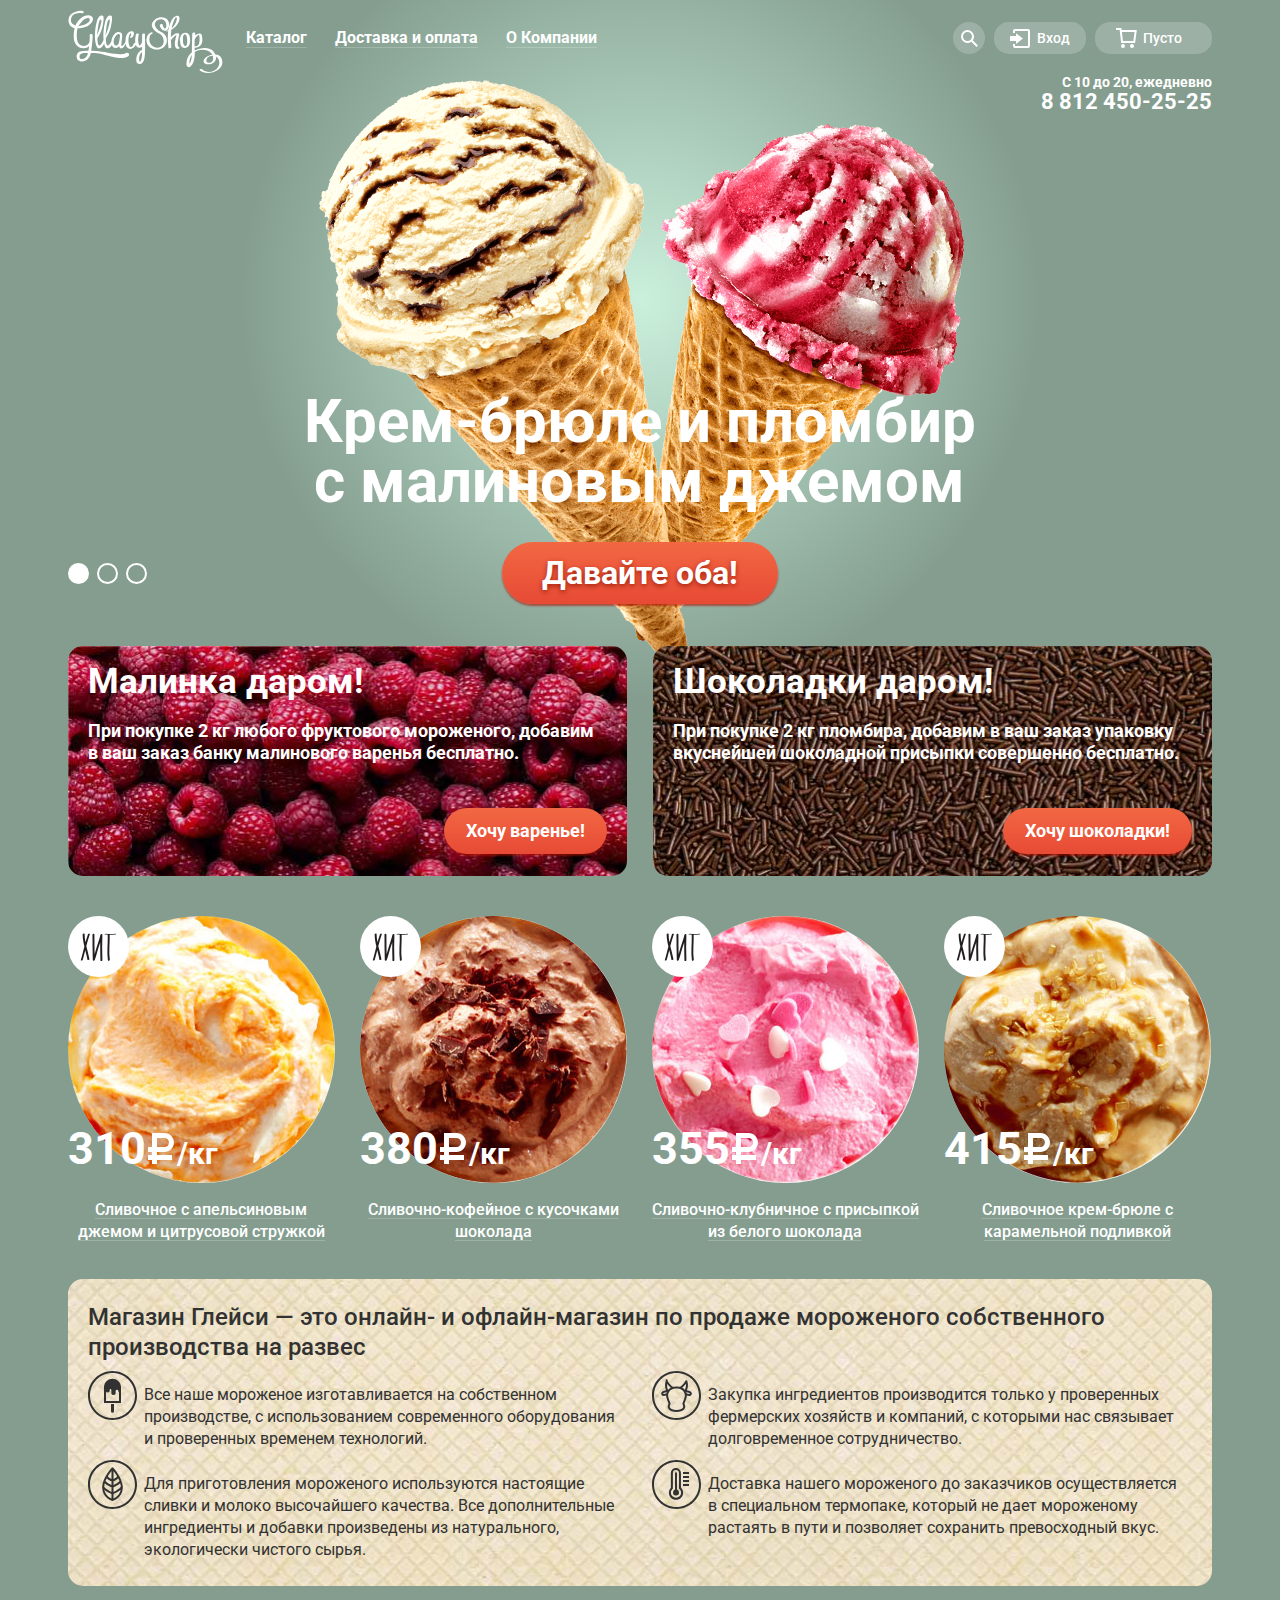
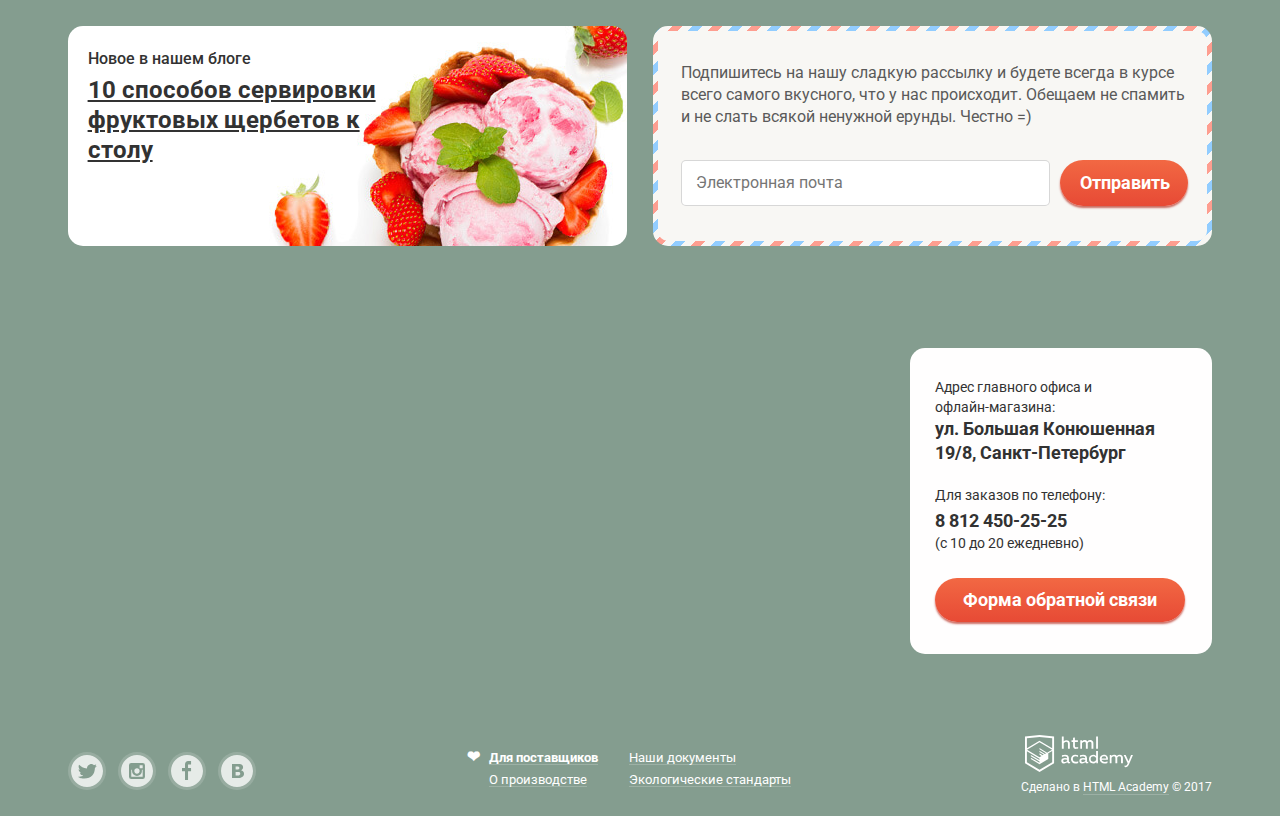
<file: index.html>
<!DOCTYPE html>
<html lang="ru">
  <head>
    <link href="https://fonts.googleapis.com/css?family=Roboto:400,500,700&amp;subset=cyrillic" rel="stylesheet">
    <link rel="stylesheet" type="text/css" href="css/normalize-min.css">
    <link rel="stylesheet" type="text/css" href="css/style-min.css">
    <meta charset="utf-8">
    <title>Магазин мороженого Gllacy</title>
  </head>
  <body>
    <div class="page-wrapper background1">
      <div class="wrapper">
        <header class="main-header">
          <nav class="main-nav">
            <img class="main-logo" src="img/logo.svg" width="155" height="64" alt="Gllacy">
            <ul class="site-nav">
              <li class="site-nav-item">
                <a class="site-nav-link" href="catalog.html">Каталог</a>
                <ul class="site-nav-sub">
                    <li class="site-nav-sub-item"><a class="sub-first" href="#">Новинки</a></li>
                    <li class="site-nav-sub-item"><a href="catalog.html">Сливочное</a></li>
                    <li class="site-nav-sub-item"><a href="#">Щербеты</a></li>
                    <li class="site-nav-sub-item"><a href="#">Фруктовый лед</a></li>
                    <li class="site-nav-sub-item"><a href="#">Мелорин</a></li>
                  </ul>
              </li>
              <li class="site-nav-item"><a class="site-nav-link" href="#">Доставка и оплата</a></li>
              <li class="site-nav-item"><a class="site-nav-link" href="#">О Компании</a></li>
            </ul>
            <ul class="user-nav">
                <li class="search">
                  <a class="user-nav-link search-btn " href="#"><svg xmlns="http://www.w3.org/2000/svg" xmlns:xlink="http://www.w3.org/1999/xlink" width="17" height="17" viewBox="0 0 17 17"><g fill="#fff"><path class="loupe" d="M16.958 15.527L11.75 10.32A6.455 6.455 0 0 0 13 6.5 6.5 6.5 0 1 0 6.5 13a6.465 6.465 0 0 0 3.839-1.263l5.205 5.204 1.414-1.414zM6.5 11C4.019 11 2 8.981 2 6.5S4.019 2 6.5 2 11 4.019 11 6.5 8.981 11 6.5 11z"/></g></svg>
                  </a>
                  <form class="search-form" action="https://echo.htmlacademy.ru" method="post">
                    <label class="visually-hidden" for="search">Что ищем?</label>
                    <input class="search-input" type="search" name="search"  id="search" placeholder="Что ищем?">
                  </form>
                </li>
                <li class="login">
                  <a class="user-nav-link login-btn" href="#"><svg xmlns="http://www.w3.org/2000/svg" xmlns:xlink="http://www.w3.org/1999/xlink" width="21" height="19" viewBox="0 0 21 19"><g fill="#fff"><path d="M6 14.875L12.917 9.5 6 4.125v2.917H-.042v4.917H6z"/><path d="M18 0H5C3.9 0 3 .9 3 2v2h2V2h13v15H5v-2H3v2c0 1.1.9 2 2 2h13c1.1 0 2-.9 2-2V2c0-1.1-.9-2-2-2z"/></g></svg>
                    Вход</a>
                  <form class="login-form" action="https://echo.htmlacademy.ru" method="post">
                    <label class="visually-hidden" for="email">Электронная почта</label>
                    <input class="login-email email" type="email" name="email" id="email" placeholder="Электронная почта">
                    <label class="visually-hidden" for="password">Пароль</label>
                    <input class="login-password" type="password" name="password" id="password" placeholder="Пароль">
                    <div class="login-btn-wrapper">
                    <button class="btn login-form-btn" type="submit">Войти</button>
                    <p class="login-links">
                      <a class="login-link" href="#">Забыли пароль?</a>
                      <a class="login-link" href="#">Новая регистрация</a>
                    </p>
                  </div>
                  </form>
                </li>
                <li class="basket">
                  <a class="user-nav-link basket-btn" href="#"><svg xmlns="http://www.w3.org/2000/svg" width="21" height="20" viewBox="0 0 21 20"><g fill="#FFF"><path d="M5.657 2.031L5.422 0H0v2h3.64l1.5 13h13.988l1.699-12.969H5.657zM17.372 13H6.922L5.888 4.031h12.66L17.372 13z"/><circle cx="6.984" cy="18" r="2"/><circle cx="15.984" cy="18" r="2"/></g></svg>Пусто</a>
                </li>
              </ul>
          </nav>
          <p class="header-time">С 10 до 20, ежедневно<br>
            <span class="header-phone">8 812 450-25-25</span>
          </p>
        </header>
        <main>
          <h1 class="visually-hidden">Магазин мороженого Gllacy</h1>
          <section class="slider">
            <ul class="slider-list">
              <li class="slider-item slide showing" id="slide1">
                <img src="img/slide-krem-brule-malina.png" width="647" height="584" alt="Крем-брюле и пломбир с малиновым джемом">
                <h2 class="slider-title">Крем-брюле и пломбир с малиновым джемом</h2>
                <a class="btn slide-btn" href="#">Давайте оба!</a>
              </li>
              <li class="slider-item slide" id="slide2">
                <img src="img/slide-shokolad-limon.png" width="644" height="582" alt="Шоколадный пломбир и лимонный сорбет">
                <h2 class="slider-title">Шоколадный пломбир и лимонный сорбет</h2>
                <a class="btn slide-btn" href="#">Давайте оба!</a>
              </li>
              <li class="slider-item slide" id="slide3">
                <img src="img/slide-pomadka-klubnika.png" width="638" height="582" alt="Пломбир с помадкой и клубничный щербет">
                <h2 class="slider-title">Пломбир с помадкой и клубничный щербет</h2>
                <a class="btn slide-btn" href="#">Давайте оба!</a>
              </li>
            </ul>
            <div class="slider-control">
              <label tabindex="0" class="btn-slide1 control-active">1</label>
              <label tabindex="0" class="btn-slide2">2</label>
              <label tabindex="0" class="btn-slide3">3</label>
            </div>
          </section>
          <h2 class="visually-hidden">Наши акции</h2>
          <div class="promo">
            <article class="raspberries">
              <h2>Малинка даром!</h2>
              <p>При покупке 2 кг любого фруктового мороженого, добавим в ваш заказ банку малинового варенья бесплатно.</p>
              <a class="btn promo-btn" href="#">Хочу варенье!</a>
            </article>
            <article class="chocolates">
              <h2>Шоколадки даром!</h2>
              <p>При покупке 2 кг пломбира, добавим в ваш заказ упаковку вкуснейшей шоколадной присыпки совершенно бесплатно.</p>
              <a class="btn promo-btn" href="#">Хочу шоколадки!</a>
            </article>
          </div>
          <section class="products">
            <h2 class="visually-hidden">Наша продукция</h2>
            <ul class="product">
              <li class="ice hit">
                <div class="ice-wrapper">
                  <a class="ice-link" href="#">
                    <img src="img/slivochnoe-apelsin.jpg" width="267" height="267" alt="Сливочное с апельсиновым джемом и цитрусовой стружкой">
                    <p class="ice-price">310<span class="ice-weight">/кг </span></p>
                    <p class="ice-name">Сливочное с апельсиновым джемом и цитрусовой стружкой</p>
                    <span class="btn preview-btn">Быстрый просмотр</span></a>
                </div>
              </li>
              <li class="ice hit">
                <div class="ice-wrapper">
                  <a class="ice-link" href="#">
                    <img src="img/slivochnoe-kofe.jpg" width="267" height="267" alt="Сливочно-кофейное с кусочками шоколада">
                    <p class="ice-price">380<span class="ice-weight">/кг </span></p>
                    <p class="ice-name">Сливочно-кофейное с кусочками шоколада</p>
                    <span class="btn preview-btn">Быстрый просмотр</span></a>
                </div>
              </li>
              <li class="ice hit">
                <div class="ice-wrapper">
                  <a class="ice-link" href="#">
                    <img src="img/slivochnoe-klubnika.jpg" width="267" height="267" alt="Сливочно-клубничное с присыпкой из белого шоколада">
                    <p class="ice-price">355<span class="ice-weight">/кг </span></p>
                    <p class="ice-name">Сливочно-клубничное с присыпкой из белого шоколада</p>
                    <span class="btn preview-btn">Быстрый просмотр</span></a>
                </div>
              </li>
              <li class="ice hit">
                <div class="ice-wrapper">
                  <a class="ice-link" href="#">
                    <img src="img/slivochnoe-krembrul.jpg" width="267" height="267" alt="Сливочное крем-брюле с карамельной подливкой">
                    <p class="ice-price">415<span class="ice-weight">/кг </span></p>
                    <p class="ice-name">Сливочное крем-брюле с карамельной подливкой</p>
                    <span class="btn preview-btn">Быстрый просмотр</span></a>
                </div>
              </li>
            </ul>
          </section>
          <section class="about-us">
            <h2>Магазин Глейси — это онлайн- и офлайн-магазин по продаже мороженого собственного производства на развес</h2>
            <ul class="about">
              <li class="about-text">Все наше мороженое изготавливается на собственном производстве, с использованием современного оборудования и проверенных временем технологий.</li>
              <li class="about-text">Закупка ингредиентов производится только у проверенных фермерских хозяйств и компаний, с которыми нас связывает долговременное сотрудничество.</li>
              <li class="about-text">Для приготовления мороженого используются настоящие сливки и молоко высочайшего качества. Все дополнительные ингредиенты и добавки произведены из натурального, экологически чистого сырья.</li>
              <li class="about-text">Доставка нашего мороженого до заказчиков осуществляется в специальном термопаке, который не дает мороженому растаять в пути и позволяет сохранить превосходный вкус.</li>
            </ul>
          </section>
          <div class="news">
            <article class="blog">
              <h2>Новое в нашем блоге</h2>
              <a class="blog-link" href="#">10 способов сервировки<br> фруктовых щербетов к <br> столу</a>
            </article>
            <div class="subscribe-wrapper">
              <section class="subscribe">
                <h2 class="visually-hidden">Подписка на рассылку</h2>
                <p>Подпишитесь на нашу сладкую рассылку и будете всегда в курсе всего самого вкусного, что у нас происходит. Обещаем не
                  спамить и не слать всякой ненужной ерунды. Честно =)</p>
                <form class="subscribe-form" action="https://echo.htmlacademy.ru" method="post">
                  <input class="subscribe-email email" type="email" placeholder="Электронная почта">
                  <button class="btn subscribe-btn" type="submit">Отправить</button>
                </form>
              </section>
            </div>
          </div>
        </main>
      </div>
      <section class="map">  
        <div class="wrapper">
          <div class="map-contacts">
            <!-- <img src="img/map.jpg" alt="Как к нам проехать. ул. Большая Конюшенная 19/8"> -->
            <h2 class="visually-hidden">Карта проезда</h2>
            <div class="contacts" >
              <h2 class="visually-hidden">Наши контакты</h2>
              <p class="contacts-content">Адрес главного офиса и<br>офлайн-магазина:
                <br>
                <span class="contacts-adress">ул. Большая Конюшенная 19/8, Санкт-Петербург</span>
                <br><br> Для заказов по телефону:
                <br>
                <span class="contacts-phone">8 812 450-25-25</span><br>
                <span class="contacts-time">(с 10 до 20 ежедневно)</span>
              </p>
              <a class="btn feedback-btn" href="writeus.html">Форма обратной связи</a>
            </div>
          </div>
        </div>
        <iframe src="https://yandex.ru/map-widget/v1/-/CBexmCF7tC"></iframe>
      </section>
      <div class="wrapper">
        <footer class="main-footer">
          <div class="footer-socials">
            <a class="social tw" href="#"><span class="visually-hidden">Твиттер</span></a>
            <a class="social inst" href="#"><span class="visually-hidden">Инстаграмм</span></a>
            <a class="social fb" href="#"><span class="visually-hidden">Фэйсбук</span></a>
            <a class="social vk" href="#"><span class="visually-hidden">Вконтакте</span></a>
          </div>
          <div class="footer-inf-wrapper">
            <ul class="footer-inf">
              <li class="footer-inf-item"><a class="footer-inf-link heart" href="#">Для поставщиков</a></li>
              <li class="footer-inf-item"><a class="footer-inf-link" href="#">Наши документы</a></li>
              <li class="footer-inf-item"><a class="footer-inf-link" href="#">О производстве</a></li>
              <li class="footer-inf-item"><a class="footer-inf-link" href="#">Экологические стандарты</a></li>
            </ul>
          </div>
          <a class="copyright" href="https://htmlacademy.ru/intensive/htmlcss">
            <img class="copyright-logo" src="img/logo-htmlacademy.svg" width="108" height="39" alt="html Academy">
            Cделано в <span class="copyright-text">HTML Academy</span> © 2017
          </a>
        </footer>
      </div>
    </div>
    <div class="feedback-popup">
      <button class="feedback-popup-close" type="button" title="Закрыть"></button>
      <form class="feedback" action="https://echo.htmlacademy.ru" method="post">
        <fieldset class="feedback-form">
          <p class="feedback-title">Мы обязательно вам ответим!</p>
          <label class="visually-hidden" for="feedback-name">Как вас зовут?</label>
          <input class="feedback-name" type="text" name="feedback-name" id="feedback-name" placeholder="Как вас зовут?">
          <label class="visually-hidden" for="feedback-email">Ваша пота для ответа?</label>
          <input class="feedback-email email" type="email" name="feedback-email" id="feedback-email" placeholder="Ваша почта для ответа?">
          <textarea class="feedback-text" name="feedback-text" placeholder="Напишите что-нибудь..."></textarea>
          <button class="btn feedback-form-btn" type="submit">Отправить</button>
        </fieldset>
      </form>
    </div>
    <div class="modal-overlay"></div>
    <script src="js/script-min.js"></script>
  </body>
</html>
</file>
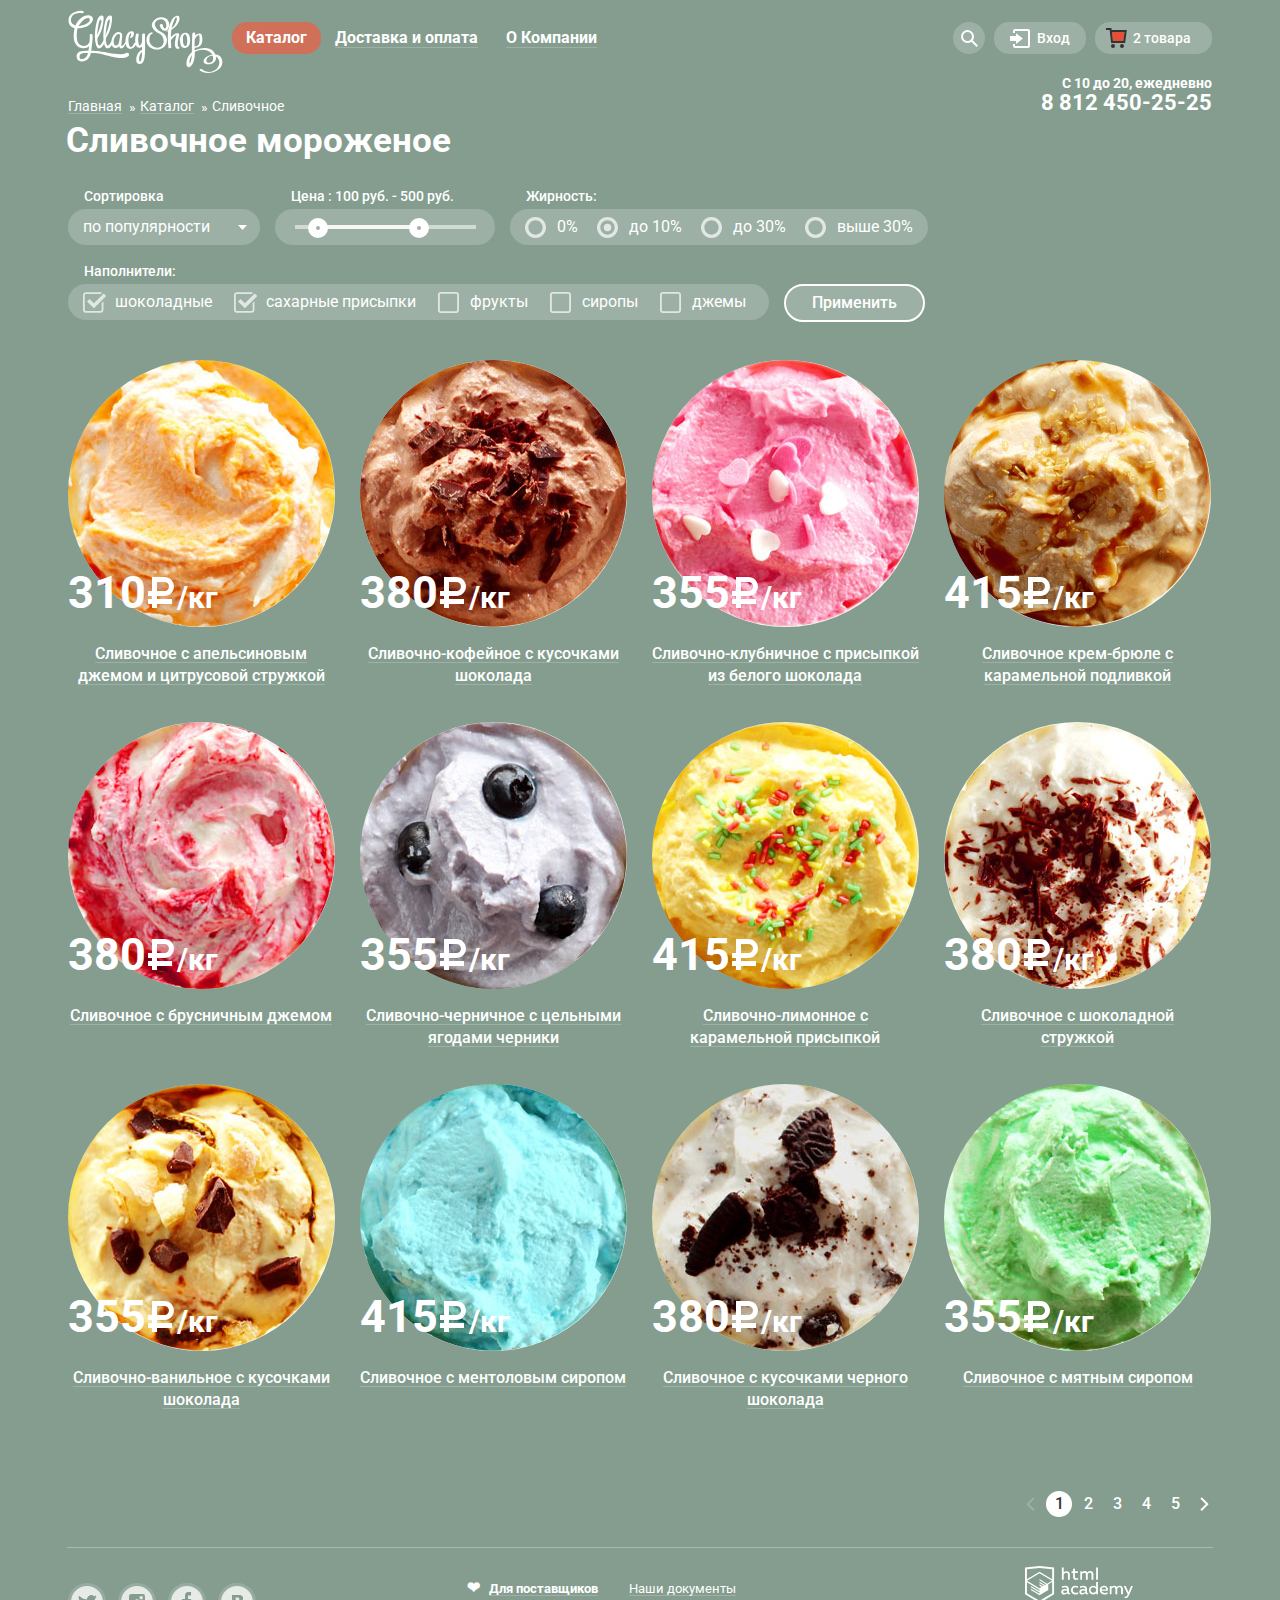
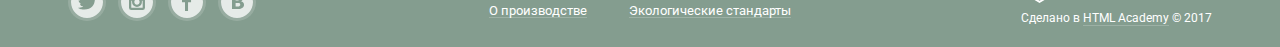
<file: catalog.html>
<!DOCTYPE html>
<html lang="ru">
  <head>
    <link href="https://fonts.googleapis.com/css?family=Roboto:400,500,700&amp;subset=cyrillic" rel="stylesheet">
    <link rel="stylesheet" type="text/css" href="css/normalize-min.css">
    <link rel="stylesheet" type="text/css" href="css/style-min.css">
    <meta charset="utf-8">
    <title>Каталог - Магазин мороженого Gllacy</title>
  </head>
  <body>
    <div class="page-wrapper">
      <div class="wrapper">
        <header class="main-header">
          <nav class="main-nav">
            <a href="index.html"><img class="main-logo" src="img/logo.svg" width="155" height="64" alt="Gllacy"></a>
            <ul class="site-nav">
              <li class="site-nav-item">
                <a class="site-nav-link--active">Каталог</a>
                <ul class="site-nav-sub">
                  <li class="site-nav-sub-item"><a class="sub-first" href="#">Новинки</a></li>
                  <li class="site-nav-sub-item"><a class="sub-active">Сливочное</a></li>
                  <li class="site-nav-sub-item"><a href="#">Щербеты</a></li>
                  <li class="site-nav-sub-item"><a href="#">Фруктовый лед</a></li>
                  <li class="site-nav-sub-item"><a href="#">Мелорин</a></li>
                </ul>
              </li>
              <li class="site-nav-item"><a class="site-nav-link" href="#">Доставка и оплата</a></li>
              <li class="site-nav-item"><a class="site-nav-link" href="#">О Компании</a></li>
            </ul>
            <ul class="user-nav">
              <li class="search">
                <a class="user-nav-link search-btn" href="#"><svg xmlns="http://www.w3.org/2000/svg" xmlns:xlink="http://www.w3.org/1999/xlink" width="17" height="17" viewBox="0 0 17 17"><g fill="#fff"><path class="loupe" d="M16.958 15.527L11.75 10.32A6.455 6.455 0 0 0 13 6.5 6.5 6.5 0 1 0 6.5 13a6.465 6.465 0 0 0 3.839-1.263l5.205 5.204 1.414-1.414zM6.5 11C4.019 11 2 8.981 2 6.5S4.019 2 6.5 2 11 4.019 11 6.5 8.981 11 6.5 11z"/></g></svg>
                </a>
                <form class="search-form" action="https://echo.htmlacademy.ru" method="post">
                    <label class="visually-hidden" for="search">Что ищем?</label>
                    <input class="search-input" type="search" name="search"  id="search" placeholder="Что ищем?">
                </form>
              </li>
              <li class="login">
                <a class="user-nav-link login-btn" href="#"><svg xmlns="http://www.w3.org/2000/svg" xmlns:xlink="http://www.w3.org/1999/xlink" width="21" height="19" viewBox="0 0 21 19"><g fill="#fff"><path d="M6 14.875L12.917 9.5 6 4.125v2.917H-.042v4.917H6z"/><path d="M18 0H5C3.9 0 3 .9 3 2v2h2V2h13v15H5v-2H3v2c0 1.1.9 2 2 2h13c1.1 0 2-.9 2-2V2c0-1.1-.9-2-2-2z"/></g></svg>
                  Вход</a>
                <form class="login-form" action="https://echo.htmlacademy.ru" method="post">  
                  <label class="visually-hidden" for="email">Электронная почта</label>                      
                  <input class="login-email email" type="email" name="email" id="email" placeholder="Электронная почта">
                  <label class="visually-hidden" for="password">Пароль</label>
                  <input class="login-password" type="password" name="password" id="password" placeholder="Пароль">
                  <div class="login-btn-wrapper">
                    <button class="btn login-form-btn" type="submit">Войти</button>
                    <p class="login-links">
                      <a class="login-link" href="#">Забыли пароль?</a>
                      <a class="login-link" href="#">Новая регистрация</a>
                    </p>
                  </div>
                </form>
              </li>
              <li class="basket">
                <a class="user-nav-link basket-btn basket-btn--active " href="#"><svg xmlns="http://www.w3.org/2000/svg" width="21" height="20" viewBox="0 0 21 20"><path fill="#E84D37" d="M5.888 4.031L6.922 13h10.45l1.176-8.969z"/><circle fill="#343434" cx="6.984" cy="18" r="2"/><circle fill="#343434" cx="15.984" cy="18" r="2"/><path fill="#343434" d="M5.657 2.031L5.422 0H0v2h3.64l1.5 13h13.988l1.699-12.969H5.657zM17.372 13H6.922L5.888 4.031h12.66L17.372 13z"/></svg>
                2 товара</a>
                <div class="basket-form">
                  <table class="order-table">
                    <tr class="order-row">  
                      <td><button class="order-del" type="button">удалить</button></td>
                      <td><img src="img/slivochnoe-apelsin-small.jpg" width="33" height="33" alt="Сливочное с апельсиновым джемом и цитрусовой стружкой"></td>
                      <td><a href="#">Пломбир с апельсиновым джемом</a></td>
                      <td>1,5 кг х <span class="weight-grey">200 руб.</span></td>
                      <td>300 руб.</td>
                    </tr>
                    <tr class="order-row">
                      <td><button class="order-del" type="button">удалить</button></td>
                      <td><img src="img/slivochnoe-klubnika-small.jpg" width="33" height="33" alt="Сливочно-клубничное с присыпкой из белого шоколада"></td>
                      <td><a href="#">Клубничный пломбир с присыпкой  из белого шоколада</a></td>
                      <td>1,5 кг х <span class="weight-grey">300 руб.</span></td>
                      <td>450 руб.</td>
                    </tr>
                    <tfoot>
                      <tr>
                        <td colspan="5"><span class="order-price">Итого: 750 руб.</span></td>
                      </tr>
                    </tfoot>
                  </table>
                  <button class="btn order-btn" type="button" name="order">Оформить заказ</button>
                </div>
              </li>
            </ul>
          </nav>
          <div class="header-bottom">
            <ul class="breadcrumbs">
              <li><a class="breadcrumb-link" href="index.html">Главная</a></li>
              <li><a class="breadcrumb-link" href="#">Каталог</a></li>
              <li><a class="breadcrumb-link--active">Сливочное</a></li>
            </ul>
            <p class="header-time">С 10 до 20, ежедневно<br>
              <span class="header-phone">8 812 450-25-25</span>
            </p>
          </div>
        </header>
        <main>
          <h1 class="page-title">Сливочное мороженое</h1>
          <section class="filter-form">
            <h2 class="visually-hidden">Форма поиска:</h2>
            <form class="filters" action="https://echo.htmlacademy.ru" method="post">
              <fieldset class="filter filter-sort">
                <legend>Сортировка</legend>
                  <select name="sort" id="sort">
                    <option value="popular">по популярности</option>
                    <option value="price-min">сначала недорогие</option>
                    <option value="price-max">сначала дорогие</option>
                    <option value="fat">по жирности</option>
                  </select>
                </fieldset>
              <fieldset class="filter filter-price">
                <legend>Цена : 100 руб. - 500 руб.</legend>
                <div class="filter-wrapper">
                  <div class="range-filter">
                    <div class="range-controls">
                      <div class="scale">
                        <div class="bar"></div>
                      </div>
                      <div class="toggle toggle-min" tabindex="0"></div>
                      <div class="toggle toggle-max" tabindex="0"></div>
                    </div>
                    <div class="visually-hidden price-controls">
                      <label class="min-price">от <input name="min-price" type="text" value="0" tabindex="-1"></label>
                      <label class="max-price">до <input name="max-price" type="text" value="15000" tabindex="-1"></label>
                    </div>
                  </div>
                </div>
              </fieldset>
              <fieldset class="filter filter-fat"> 
                <legend>Жирность:</legend>
                <div class="filter-wrapper">
                  <input class="visually-hidden" type="radio" name="fat" id="0" value="0"><label for="0">0%</label>
                  <input class="visually-hidden" type="radio" name="fat" id="10" value="<10" checked><label for="10">до 10%</label>
                  <input class="visually-hidden" type="radio" name="fat" id="30" value="<30"><label for="30">до 30%</label>
                  <input class="visually-hidden" type="radio" name="fat" id="more" value=">30"><label for="more">выше 30%</label>
                </div>
              </fieldset>
              <fieldset class="filter filter-fillers">
                <legend>Наполнители:</legend>
                <div class="filter-wrapper">
                  <input class="visually-hidden" type="checkbox" name="filler" id="choc" value="choc" checked><label for="choc">шоколадные</label>
                  <input class="visually-hidden" type="checkbox" name="filler" id="shugar" value="shugar" checked><label for="shugar">сахарные присыпки</label>
                  <input class="visually-hidden" type="checkbox" name="filler" id="fruits" value="fruits"><label for="fruits">фрукты</label>
                  <input class="visually-hidden" type="checkbox" name="filler" id="syrup" value="syrup"><label for="syrup">сиропы</label>
                  <input class="visually-hidden" type="checkbox" name="filler" id="jam" value="jam"><label for="jam">джемы</label>
                </div>
              </fieldset>
              <button type="submit" class="filter-btn">Применить</button>
            </form>
          </section>
          <section class="products">
            <h2 class="visually-hidden">Результаты поиска:</h2>
            <ul class="product">
              <li class="ice">
                <div class="ice-wrapper">
                  <a class="ice-link" href="#">
                    <img src="img/slivochnoe-apelsin.jpg" width="267" height="267" alt="Сливочное с апельсиновым джемом и цитрусовой стружкой">
                    <p class="ice-price">310<span class="ice-weight">/кг </span></p>
                    <p class="ice-name">Сливочное с апельсиновым джемом и цитрусовой стружкой</p>
                    <span class="btn preview-btn">Быстрый просмотр</span>
                  </a>
                </div>
              </li>
              <li class="ice">
                <div class="ice-wrapper">
                  <a class="ice-link" href="#">
                    <img src="img/slivochnoe-kofe.jpg" width="267" height="267" alt="Сливочно-кофейное с кусочками шоколада">
                    <p class="ice-price">380<span class="ice-weight">/кг </span></p>
                    <p class="ice-name">Сливочно-кофейное с кусочками шоколада</p>
                    <span class="btn preview-btn">Быстрый просмотр</span>
                  </a>
                </div>
              </li>
              <li class="ice">
                <div class="ice-wrapper">
                  <a class="ice-link" href="#">
                    <img src="img/slivochnoe-klubnika.jpg" width="267" height="267" alt="Сливочно-клубничное с присыпкой из белого шоколада">
                    <p class="ice-price">355<span class="ice-weight">/кг </span></p>
                    <p class="ice-name">Сливочно-клубничное с присыпкой из белого шоколада</p>
                    <span class="btn preview-btn">Быстрый просмотр</span>
                  </a>
                </div>
              </li>
              <li class="ice">
                <div class="ice-wrapper">
                  <a class="ice-link" href="#">
                    <img src="img/slivochnoe-krembrul.jpg" width="267" height="267" alt="Сливочное крем-брюле с карамельной подливкой">
                    <p class="ice-price">415<span class="ice-weight">/кг </span></p>
                    <p class="ice-name">Сливочное крем-брюле с карамельной подливкой</p>
                    <span class="btn preview-btn">Быстрый просмотр</span>
                  </a>
                </div>
              </li>
              <li class="ice">
                <div class="ice-wrapper">
                  <a class="ice-link" href="#">
                    <img src="img/slivochnoe-brusnika.jpg" width="267" height="267" alt="Сливочное с брусничным джемом">
                    <p class="ice-price">380<span class="ice-weight">/кг </span></p>
                    <p class="ice-name">Сливочное с брусничным джемом</p>
                    <span class="btn preview-btn">Быстрый просмотр</span>
                  </a>
                </div>
              </li>
              <li class="ice">
                <div class="ice-wrapper">
                  <a class="ice-link" href="#">
                    <img src="img/slivochnoe-chernika.jpg" width="267" height="267" alt="Сливочно-черничное с цельными ягодами черники">
                    <p class="ice-price">355<span class="ice-weight">/кг </span></p>
                    <p class="ice-name">Сливочно-черничное с цельными ягодами черники</p>
                    <span class="btn preview-btn">Быстрый просмотр</span>
                  </a>
                </div>
              </li>
              <li class="ice">
                <div class="ice-wrapper">
                  <a class="ice-link" href="#">
                    <img src="img/slivochnoe-limon.jpg" width="267" height="267" alt="Сливочно-лимонное с карамельной присыпкой">
                    <p class="ice-price">415<span class="ice-weight">/кг </span></p>
                    <p class="ice-name">Сливочно-лимонное с карамельной присыпкой</p>
                    <span class="btn preview-btn">Быстрый просмотр</span>
                  </a>
                </div>
              </li>
              <li class="ice">
                <div class="ice-wrapper">
                  <a class="ice-link" href="#">
                    <img src="img/slivochnoe-shokolad.jpg" width="267" height="267" alt="Сливочное с шоколадной стружкой">
                    <p class="ice-price">380<span class="ice-weight">/кг </span></p>
                    <p class="ice-name">Сливочное с шоколадной стружкой</p>
                    <span class="btn preview-btn">Быстрый просмотр</span>
                  </a>
                </div>
              </li>
              <li class="ice">
                <div class="ice-wrapper">
                  <a class="ice-link" href="#">
                    <img src="img/slivochnoe-vanil.jpg" width="267" height="267" alt="Сливочно-ванильное с кусочками шоколада">
                    <p class="ice-price">355<span class="ice-weight">/кг </span></p>
                    <p class="ice-name">Сливочно-ванильное с кусочками шоколада</p>
                    <span class="btn preview-btn">Быстрый просмотр</span>
                  </a>
                </div>
              </li>
              <li class="ice">
                <div class="ice-wrapper">
                  <a class="ice-link" href="#">
                    <img src="img/slivochnoe-mentol.jpg" width="267" height="267" alt="Сливочноe с ментоловым сиропом">
                    <p class="ice-price">415<span class="ice-weight">/кг </span></p>
                    <p class="ice-name">Сливочноe с ментоловым сиропом</p>
                    <span class="btn preview-btn">Быстрый просмотр</span>
                  </a>
                </div>
              </li>
              <li class="ice">
                <div class="ice-wrapper">
                  <a class="ice-link" href="#">
                    <img src="img/slivochnoe-chern-shokolad.jpg" width="267" height="267" alt="Сливочное с кусочками черного шоколада">
                    <p class="ice-price">380<span class="ice-weight">/кг </span></p>
                    <p class="ice-name">Сливочное с кусочками черного шоколада</p>
                    <span class="btn preview-btn">Быстрый просмотр</span>
                  </a>
                </div>
              </li>
              <li class="ice">
                <div class="ice-wrapper">
                  <a class="ice-link" href="#">
                    <img src="img/slivochnoe-myata.jpg" width="267" height="267" alt="Сливочное с мятным сиропом">
                    <p class="ice-price">355<span class="ice-weight">/кг </span></p>
                    <p class="ice-name">Сливочное с мятным сиропом</p>
                    <span class="btn preview-btn">Быстрый просмотр</span>
                  </a>
                </div>
              </li>
            </ul>
          </section>
          <ul class="paginator">
            <li class="paginator-item"><a class="paginator-link pg-left pg-inactive">&lt;</a></li>
            <li class="paginator-item"><a class="paginator-link pg-active">1</a></li>
            <li class="paginator-item"><a class="paginator-link" href="#">2</a></li>
            <li class="paginator-item"><a class="paginator-link" href="#">3</a></li>
            <li class="paginator-item"><a class="paginator-link" href="#">4</a></li>
            <li class="paginator-item"><a class="paginator-link" href="#">5</a></li>
            <li class="paginator-item"><a class="paginator-link pg-right" href="#">&gt;</a></li>
          </ul>
        </main>
        <footer class="main-footer">
          <div class="footer-socials">
            <a class="social tw" href="#"><span class="visually-hidden">Твиттер</span></a>
            <a class="social inst" href="#"><span class="visually-hidden">Инстаграмм</span></a>
            <a class="social fb" href="#"><span class="visually-hidden">Фэйсбук</span></a>
            <a class="social vk" href="#"><span class="visually-hidden">Вконтакте</span></a>
          </div>
          <div class="footer-inf-wrapper">
            <ul class="footer-inf">
              <li class="footer-inf-item"><a class="footer-inf-link heart" href="#">Для поставщиков</a></li>
              <li class="footer-inf-item"><a class="footer-inf-link" href="#">Наши документы</a></li>
              <li class="footer-inf-item"><a class="footer-inf-link" href="#">О производстве</a></li>
              <li class="footer-inf-item"><a class="footer-inf-link" href="#">Экологические стандарты</a></li>
            </ul>
          </div>
          <a class="copyright" href="https://htmlacademy.ru/intensive/htmlcss">
            <img class="copyright-logo" src="img/logo-htmlacademy.svg" width="108" height="39" alt="html Academy">
            Cделано в <span class="copyright-text">HTML Academy</span> © 2017
          </a>
        </footer>
      </div>
    </div>
  </body>
</html>
</file>
<file: css/style-min.css>
@-webkit-keyframes bounce{0%{-webkit-transform:translateY(-2000px);transform:translateY(-2000px)}70%{-webkit-transform:translateY(30px);transform:translateY(30px)}90%{-webkit-transform:translateY(-10px);transform:translateY(-10px)}to{-webkit-transform:translateY(0);transform:translateY(0)}}@keyframes bounce{0%{-webkit-transform:translateY(-2000px);transform:translateY(-2000px)}70%{-webkit-transform:translateY(30px);transform:translateY(30px)}90%{-webkit-transform:translateY(-10px);transform:translateY(-10px)}to{-webkit-transform:translateY(0);transform:translateY(0)}}body{margin:0;padding:0;font-family:"Roboto",Arial,sans-serif;font-size:16px;line-height:22px;font-weight:400;color:#323232}a{text-decoration:none}.img{max-width:100%;height:auto}.visually-hidden{position:absolute;width:1px;height:1px;margin:-1px;border:0;padding:0;white-space:nowrap;-webkit-clip-path:inset(100%);clip-path:inset(100%);clip:rect(0 0 0 0);overflow:hidden}.page-wrapper{min-width:1200px;background-color:#849d8f}.background1{background-color:#849d8f;background-image:-webkit-radial-gradient(400px 400px at center 300px,#caf0dc,transparent);background-image:-o-radial-gradient(400px 400px at center 300px,#caf0dc,transparent);background-image:radial-gradient(400px 400px at center 300px,#caf0dc,transparent)}.background2{background-color:#8996a6;background-image:-webkit-radial-gradient(400px 400px at center 300px,#cee2f3,transparent);background-image:-o-radial-gradient(400px 400px at center 300px,#cee2f3,transparent);background-image:radial-gradient(400px 400px at center 300px,#cee2f3,transparent)}.background3{background-color:#9d8b84;background-image:-webkit-radial-gradient(400px 400px at center 300px,#efdad1,transparent);background-image:-o-radial-gradient(400px 400px at center 300px,#efdad1,transparent);background-image:radial-gradient(400px 400px at center 300px,#efdad1,transparent)}.wrapper{min-width:1200px;max-width:1200px;margin:0 auto}.main-logo{-webkit-box-flex:0;-ms-flex-positive:0;flex-grow:0}.main-header{padding:10px 0 0;margin:0 2.3%}.main-nav{display:-webkit-box;display:-ms-flexbox;display:flex;-ms-flex-line-pack:stretch;align-content:stretch}.site-nav,.site-nav-sub,.user-nav{padding:0;list-style:none}.site-nav{-webkit-box-flex:1;-ms-flex-positive:1;flex-grow:1;display:-webkit-box;display:-ms-flexbox;display:flex;margin-top:12px;margin-left:9px}.site-nav li{position:relative}.site-nav a{padding:7px 14px}.site-nav-link,.site-nav-link--active{font-weight:700;font-size:16px;line-height:18px;color:#fff;cursor:pointer}.site-nav-link::after{content:"";display:block;height:1px;background-color:rgba(255,255,255,.2)}.site-nav-item:hover .site-nav-link{background-color:#f7f6f3;color:#323232;border-radius:15px}.site-nav-link:active{-webkit-box-shadow:inset 0 2px 1px #696969;box-shadow:inset 0 2px 1px #696969}.basket:hover .basket-form,.login:hover .login-form,.search:hover .search-form,.site-nav a,.site-nav-item:hover .site-nav-sub{display:block}.site-nav-link--active{background-color:#d07058;border-radius:15px}.map iframe{width:100%;height:429px;border:0}.site-nav-sub{z-index:5;position:absolute;top:37px;left:-5px;display:none;background-color:#f8f7f4;border-radius:5px;-webkit-box-shadow:0 20px 20px rgba(0,0,0,.4);box-shadow:0 20px 20px rgba(0,0,0,.4);width:143px;overflow:hidden}.site-nav li,.site-nav-sub li{cursor:pointer}.site-nav-sub a{font-size:14px;line-height:16px;color:#323232;white-space:normal;padding:8px 5px 8px 22px}.site-nav-sub .sub-first{font-weight:700;position:relative;padding-top:11px;padding-bottom:13px}.sub-first::after{content:"";position:absolute;right:6px;bottom:0;left:6px;height:1px;background-color:rgba(53,53,53,.2)}.site-nav-sub-item a:not(.sub-active):hover{background-color:#fbded8}.site-nav-sub-item a:not(.sub-active):active{background-color:#f6b5a5}.sub-active{background-color:#d07058}.user-nav,.user-nav-link{display:-webkit-box;display:-ms-flexbox;display:flex}.user-nav{-webkit-box-flex:0;-ms-flex-positive:0;flex-grow:0;margin-top:12px}.user-nav-link{position:relative;background-color:rgba(255,255,255,.2);border-radius:15px;font-weight:500;font-size:14px;line-height:16px;color:#fff;-webkit-box-pack:center;-ms-flex-pack:center;justify-content:center;-webkit-box-align:center;-ms-flex-align:center;align-items:center;height:32px;margin-left:9px;cursor:pointer}.basket-btn svg,.login-btn svg{margin-right:6px}.basket-btn svg{margin-left:-10px}.search-btn{width:32px;border-radius:50%}.login-btn{min-width:92px}.basket-btn{min-width:117px}.user-nav-link:hover g{fill:#000}.user-nav-link:active,.user-nav-link:hover{color:#323232;background:#fff}.user-nav li{position:relative}.login-form,.search-form{position:absolute;top:37px;right:0;width:341px;min-height:84px;background-color:#f8f7f4;border-radius:5px;-webkit-box-shadow:0 20px 20px rgba(0,0,0,.4);box-shadow:0 20px 20px rgba(0,0,0,.4);z-index:10;display:none}.login-form{width:277px;min-height:210px}.search-form input{width:311px;margin-left:15px}.login-form input{margin-left:15px;width:241px}.login-form button{font-size:18px;line-height:24px;font-weight:700;margin-top:15px;margin-left:15px;padding:10px 25px}.login-links a{font-size:13px;line-height:24px;font-weight:400;color:#323232;text-decoration:none;background:-webkit-linear-gradient(bottom,#adacaa 1px,transparent 1px);background:-o-linear-gradient(bottom,#adacaa 1px,transparent 1px);background:linear-gradient(to top,#adacaa 1px,transparent 1px)}.login-links a:active,.login-links a:hover{color:#e84d37;background:-webkit-linear-gradient(bottom,#f9cdc4 1px,transparent 1px);background:-o-linear-gradient(bottom,#f9cdc4 1px,transparent 1px);background:linear-gradient(to top,#f9cdc4 1px,transparent 1px)}.login-btn-wrapper{display:-webkit-box;display:-ms-flexbox;display:flex;-webkit-box-pack:justify;-ms-flex-pack:justify;justify-content:space-between}.login-links{margin:0;padding:15px 0 0;width:140px}.basket-form{position:absolute;top:37px;right:0;width:540px;padding:15px 15px 20px;border-radius:5px;-webkit-box-shadow:0 20px 20px rgba(0,0,0,.4);box-shadow:0 20px 20px rgba(0,0,0,.4);background-color:#f8f7f4;-webkit-box-sizing:border-box;box-sizing:border-box;display:none}.basket-form,.basket-form a{font-size:13px;line-height:16px;color:#323232}.order-table{width:100%}.order-table img{border-radius:50%}.order-table tfoot::before{content:"";display:block;position:absolute;right:15px;left:15px;height:1px;background-color:#cacac7}.order-row:nth-child(2) a{display:block;margin-top:10px;width:230px}.order-btn,.order-price{font-weight:700;display:block}.order-price{width:100%;padding-top:15px;text-align:right;font-size:15px;line-height:18px}.order-btn{font-size:18px;line-height:24px;padding:10px 15px;float:right}.order-table td{padding-right:5px;padding-bottom:15px}.order-row td:first-child{width:20px}.order-row td:nth-child(2){width:35px}.order-row td:nth-child(3){width:235px;padding-right:10px}.order-del{width:11px;height:11px;font-size:0;background:url(../img/cross-small.svg) no-repeat;border:0;vertical-align:middle}.weight-grey{color:#999}.header-bottom{display:-webkit-box;display:-ms-flexbox;display:flex;-webkit-box-pack:justify;-ms-flex-pack:justify;justify-content:space-between;margin-top:-5px}.header-time{margin:0;font-size:14px;line-height:16px;font-weight:700;color:#fff;text-align:right}.header-phone{margin:5px 0;font-size:22px;line-height:24px}.breadcrumbs{padding:0;list-style:none;display:-webkit-box;display:-ms-flexbox;display:flex;-webkit-box-pack:start;-ms-flex-pack:start;justify-content:flex-start;margin:20px 0 3px}.breadcrumbs li{padding-right:18px;position:relative}.breadcrumb-link::after{content:"»";position:absolute;right:4px;bottom:2px}.breadcrumb-link{background:-webkit-linear-gradient(bottom,rgba(255,255,255,.2) 1px,transparent 1px);background:-o-linear-gradient(bottom,rgba(255,255,255,.2) 1px,transparent 1px);background:linear-gradient(to top,rgba(255,255,255,.2) 1px,transparent 1px)}.breadcrumb-link:active,.breadcrumb-link:hover{color:#ffbc9e;border-bottom:1px solid rgba(255,188,158,.2)}.breadcrumb-link,.breadcrumb-link--active,.filters legend{font-size:14px;line-height:16px;font-weight:400;color:#fff}.page-title{color:#fff;font-size:35px;line-height:41px;font-weight:700;margin:0 0 25px 2.2%}.filters{margin:0 2.3% 23px}.filters fieldset{margin:0;padding:5px 11px 17px 0;border:0}.filter,.filter-btn,.filters{display:inline-block;vertical-align:text-top}.filters legend{padding-left:16px;font-weight:500}.filter-btn{margin-top:21px;padding:8px 26px;font-weight:500;line-height:18px;border:2px solid #fff;border-radius:20px;color:#fff;background:rgba(255,255,255,.2);cursor:pointer}.filter-btn:active,.filter-btn:hover{color:#000;background-color:#fff}.filter-btn:active{border:0;padding:10px 26px;-webkit-box-shadow:inset 0 2px 1px #696969;box-shadow:inset 0 2px 1px #696969}.filter select{height:36px;padding:0 25px 0 15px;font-size:16px;line-height:36px;color:#fff;background-color:rgba(255,255,255,.2);background-image:url(../img/select-arrow.svg);background-repeat:no-repeat;background-position:170px 16px;border:0;border-radius:18px;-webkit-appearance:none;-moz-appearance:none;appearance:none;cursor:pointer;min-width:192px}select::-ms-expand{display:none}.filter select:hover{color:#000;background-image:url(../img/select-arrow-hover.svg)}.filter-wrapper{display:inline-block;vertical-align:top;height:36px;padding:0 15px;line-height:36px;border-radius:18px;background:rgba(255,255,255,.2)}.range-filter{width:190px}.range-controls{position:relative;padding-top:16px;padding-right:4px;padding-left:5px}.range-controls .toggle{position:absolute;top:9px;left:0;width:4px;height:4px;padding:0;border:8px solid #fff;background-color:#ababab;border-radius:50%;cursor:pointer}.range-controls .toggle:focus,.range-controls .toggle:hover{width:5px;height:5px;top:8px}.range-controls .toggle-min{left:18px}.range-controls .toggle-max{left:119px}.range-controls .bar{margin-left:10%;width:55%;height:4px;background:#f8f7f4}.range-controls .scale{height:4px;background:#d1dad3}.filters .filter-fat{font-size:16px;color:#fff}.filter-fat label{margin-right:15px}.filter-form input[type=radio]+label::before{content:"";display:inline-block;margin-right:11px;vertical-align:middle;width:21px;height:21px;background-image:url(../img/radio-off.svg);background-repeat:no-repeat;background-position:50% 50%;background-size:21px 21px;cursor:pointer}.filter-fat label:last-child{margin-right:0}.filter-form input[type=radio]:checked+label::before{background-image:url(../img/radio-on.svg)}.filter-fillers label{font-size:16px;color:#fff;margin-right:18px}.filter-fillers div{padding-right:5px}.filter-form input[type=checkbox]+label::before{content:"";display:inline-block;margin-right:11px;vertical-align:middle;width:21px;height:21px;background-image:url(../img/checkbox-off.svg);background-repeat:no-repeat;background-position:50% 50%;background-size:21px 21px;cursor:pointer}.filter-form input[type=checkbox]:checked+label::before{margin-right:8px;width:24px;background-image:url(../img/checkbox-on.svg);background-size:24px 21px}.filter-form input[type=checkbox]+label::before,.filter-form input[type=radio]+label::before{opacity:.7}.filter-form input[type=checkbox]:hover+label::before,.filter-form input[type=radio]:hover+label::before{opacity:1}.filter-form input[type=checkbox]:disabled+label::before,.filter-form input[type=radio]:disabled+label::before{opacity:.3}.filter-form input[type=checkbox]:focus+label::before,.filter-form input[type=radio]:focus+label::before{outline:1px dotted #000}.slide img,.slider-item{position:absolute;left:222px;bottom:0}.slider{height:210px;position:relative;padding-top:280px;text-align:center;margin:0 2.3% 42px}.slide img{bottom:-60px;left:28px;z-index:1}.slider ul{margin:0;padding:0}.slide{list-style:none;opacity:0;z-index:1;-webkit-transition:opacity 1s;-o-transition:opacity 1s;transition:opacity 1s}.showing{opacity:1;z-index:2}.slide-btn,.slider-title{position:relative;z-index:5}.slider-title{width:700px;margin:0 auto 30px 0;color:#fff;text-align:center;font-size:60px;line-height:60px;display:block}.slide-btn{text-shadow:0 2px 5px #a0200b;display:inline-block;vertical-align:middle;padding:9px 40px;font-size:32px;line-height:44px;font-weight:700}.slider-control{position:absolute;bottom:20px;z-index:20;font-size:0}.btn,.slider-control label{display:inline-block;vertical-align:middle;cursor:pointer}.slider-control label{width:17px;height:17px;margin-right:8px;border:2px solid #fff;border-radius:50%}.control-active{background-color:#fff}.btn{color:#fff;text-align:center;-webkit-box-shadow:0 2px 2px rgba(172,16,0,.6);box-shadow:0 2px 2px rgba(172,16,0,.6);border-radius:50px;background:-webkit-gradient(linear,left bottom,left top,from(#e74a35),to(#f26843));background:-webkit-linear-gradient(bottom,#e74a35,#f26843);background:-o-linear-gradient(bottom,#e74a35,#f26843);background:linear-gradient(0deg,#e74a35,#f26843);border:0;white-space:nowrap}.btn:hover{-webkit-box-shadow:0 2px 2px #ac1000;box-shadow:0 2px 2px #ac1000;background:-webkit-gradient(linear,left bottom,left top,from(#ec6f5e),to(#f58669));background:-webkit-linear-gradient(bottom,#ec6f5e,#f58669);background:-o-linear-gradient(bottom,#ec6f5e,#f58669);background:linear-gradient(0deg,#ec6f5e,#f58669)}.btn:active{-webkit-box-shadow:inset 0 2px 2px #ac1000;box-shadow:inset 0 2px 2px #ac1000;background:-webkit-gradient(linear,left bottom,left top,from(#e1613e),to(#d74632));background:-webkit-linear-gradient(bottom,#e1613e,#d74632);background:-o-linear-gradient(bottom,#e1613e,#d74632);background:linear-gradient(0deg,#e1613e,#d74632)}.promo{padding:0 2.3%;display:-webkit-box;display:-ms-flexbox;display:flex;position:relative;z-index:5}.chocolates,.raspberries{min-height:145px;background-repeat:repeat-y}.raspberries{background:no-repeat #7d132a url(../img/promo-klubnika.jpg);margin-right:1.1%}.chocolates{background:no-repeat #492d20 url(../img/promo-shokolad.jpg);margin-left:1.1%}.chocolates h2,.raspberries h2{margin:0 0 10px;font-size:35px;line-height:41px;font-weight:700;color:#fff}.chocolates p,.raspberries p{font-size:18px;line-height:22px;font-weight:700;color:#fff}.chocolates,.raspberries{padding:15px 20px 70px;margin-bottom:40px;position:relative;border-radius:15px;width:560px}.promo-btn{font-size:18px;line-height:24px;font-weight:700;padding:11px 22px;position:absolute;bottom:22px;right:20px}.products{padding:0 2.3%;margin-bottom:1px}.product{display:-webkit-box;display:-ms-flexbox;display:flex;-ms-flex-wrap:wrap;flex-wrap:wrap}.product .ice:first-child,.product .ice:nth-child(4n+1){margin-left:0}.product .ice:nth-child(4n){margin-right:0}.preview-btn{position:absolute;display:none;padding:10px 18px;font-weight:700;font-size:18px;line-height:24px;bottom:-50px;left:30px;z-index:1}.ice{cursor:pointer;width:267px;position:relative;margin:0 1.1% 35px}.ice:hover{z-index:10}.ice-weight::before,.ice-wrapper:hover .preview-btn{display:inline-block;vertical-align:middle}.ice-wrapper:hover::before{content:"";position:absolute;display:block;width:293px;height:107%;margin-top:-3%;margin-left:-13px;padding-bottom:60px;background-color:rgba(255,255,255,.2);border-radius:5px;-webkit-box-shadow:0 20px 20px rgba(0,0,0,.4);box-shadow:0 20px 20px rgba(0,0,0,.4)}.product{list-style:none}.ice-name,.ice-price,.product{margin:0;padding:0}.ice-link{color:#fff}.ice-link img{border-radius:50%;margin-bottom:10px}.ice-price{font-size:45px;line-height:45px;font-weight:700;position:absolute;top:210px}.ice-weight{font-size:30px}.ice-weight::before{content:"";vertical-align:-3px;height:36px;width:31px;background-color:pink;background:no-repeat url(../img/ruble.svg)}.ice,.ice-name{text-align:center}.ice-name{text-decoration:none;font-size:16px;line-height:22px;font-weight:500;background:-webkit-linear-gradient(bottom,rgba(255,255,255,.2) 1px,transparent 1px);background:-o-linear-gradient(bottom,rgba(255,255,255,.2) 1px,transparent 1px);background:linear-gradient(to top,rgba(255,255,255,.2) 1px,transparent 1px);display:inline}.about-text::before,.hit .ice-link::before{content:"";display:block;position:absolute;top:0}.hit .ice-link::before{background-image:url(../img/hit.svg);width:61px;height:61px}.about-us{background:#ede0c8 url(../img/bg-about.jpg);padding-top:15px;padding-bottom:15px;border-radius:15px;margin:0 2.3% 40px;min-height:276px}.about-us h2{font-size:24px;line-height:30px;font-weight:500;margin:8px 0 9px;padding:0 0 0 20px}.about{margin:0;padding:0;display:-webkit-box;display:-ms-flexbox;display:flex;-ms-flex-wrap:wrap;flex-wrap:wrap;-webkit-box-pack:start;-ms-flex-pack:start;justify-content:flex-start}.about-text{list-style:none;font-size:16px;line-height:22px;font-weight:400;width:480px;position:relative;padding:13px 8px 10px 76px}.about-text::before{left:20px;width:49px;height:49px}.about-text:nth-child(1)::before{background-image:url(../img/ice-cream.svg)}.about-text:nth-child(2)::before{background-image:url(../img/cow.svg)}.about-text:nth-child(3)::before{background-image:url(../img/eco.svg)}.about-text:nth-child(4)::before{background-image:url(../img/thermometer.svg)}.news{display:-webkit-box;display:-ms-flexbox;display:flex;margin:0 2.3% 40px}.blog{width:520px}.subscribe-wrapper{width:560px}.blog{background:#fff url(../img/blog-klubnika.jpg) no-repeat 100% 0;border-radius:15px;margin-right:1.1%;padding:15px 20px}.blog h2{font-size:16px;line-height:22px;font-weight:500;margin-top:7px;margin-bottom:5px}.blog-link{display:inline;font-size:24px;line-height:30px;font-weight:700;color:#323232;text-decoration:underline;background-color:rgba(255,255,255,.5)}.blog-link:active,.blog-link:hover{color:#e84d37}.subscribe-wrapper{-webkit-box-sizing:border-box;box-sizing:border-box;background:-webkit-repeating-linear-gradient(315deg,#92cdff 0,#92cdff 7px,#f8f7f4 0,#f8f7f4 14px,#fe9e90 0,#fe9e90 21px,#f8f7f4 0,#f8f7f4 28px);background:-o-repeating-linear-gradient(315deg,#92cdff 0,#92cdff 7px,#f8f7f4 0,#f8f7f4 14px,#fe9e90 0,#fe9e90 21px,#f8f7f4 0,#f8f7f4 28px);background:repeating-linear-gradient(135deg,#92cdff 0,#92cdff 7px,#f8f7f4 0,#f8f7f4 14px,#fe9e90 0,#fe9e90 21px,#f8f7f4 0,#f8f7f4 28px);border-radius:15px;margin-left:1.1%}.subscribe{position:relative;background:#f8f7f4;margin:5px;border-radius:10px;padding:15px 23px 75px;min-height:210px}.subscribe,.subscribe-btn,.subscribe-form{-webkit-box-sizing:border-box;box-sizing:border-box}.subscribe-form{position:absolute;display:-webkit-box;display:-ms-flexbox;display:flex;bottom:35px;width:100%}.subscribe p{color:#5a5a5a;margin:16px -5px 16px 0}.subscribe input{width:calc(100% - 180px);margin-right:10px}.subscribe-btn{font-size:18px;line-height:24px;font-weight:700;width:128px;padding:10px 20px;margin-top:20px}.contacts-content{font-size:14px;line-height:20px;font-weight:400}.contacts-adress{font-size:18px;line-height:24px;font-weight:700}.contacts-phone{font-size:18px;font-weight:700;display:inline-block;vertical-align:middle;margin-top:5px}.contacts-phone,.contacts-time{line-height:22px}.main-footer{display:-webkit-box;display:-ms-flexbox;display:flex;-ms-flex-pack:distribute;-webkit-box-pack:justify;justify-content:space-between;margin:0 2.3%;padding-top:18px;padding-bottom:20px}.footer-inf{list-style:none}.copyright,.footer-socials{width:267px}.copyright{text-align:right;margin-left:1.1%}.copyright-logo{display:block;margin:0 auto 5px}.footer-socials{display:-webkit-box;display:-ms-flexbox;display:flex;list-style:none;padding:0;margin:18px 90px 0 0;-ms-flex-wrap:wrap;flex-wrap:wrap}.social{display:inline-block;vertical-align:middle;width:32px;height:32px;border-radius:50%;border:3px solid rgba(255,255,255,.2);margin-right:12px;opacity:.8}.social:hover{border:3px solid rgba(255,255,255,.5);opacity:.9}.social:active{border:3px solid rgba(255,255,255,.8)}.tw{background:no-repeat url(../img/twitter.svg)}.inst{background:no-repeat url(../img/instagram.svg)}.fb{background:no-repeat url(../img/fb.svg)}.vk{background:no-repeat url(../img/vk.svg)}.fb,.inst,.tw,.vk{background-position:50% 50%}.footer-inf-wrapper{width:400px;margin:0 1.1%}.footer-inf{margin:12px auto 0;display:-webkit-box;display:-ms-flexbox;display:flex;-ms-flex-wrap:wrap;flex-wrap:wrap}.footer-inf-item{width:140px}.footer-inf-link{font-size:13px;line-height:18px;font-weight:400;color:#fff;background:-webkit-linear-gradient(bottom,rgba(255,255,255,.2) 1px,transparent 1px);background:-o-linear-gradient(bottom,rgba(255,255,255,.2) 1px,transparent 1px);background:linear-gradient(to top,rgba(255,255,255,.2) 1px,transparent 1px);white-space:nowrap}.footer-inf-item:first-child a{font-weight:700}.footer-inf-link:active,.footer-inf-link:hover{color:#ffbc9e;background:-webkit-linear-gradient(bottom,rgba(255,255,255,.2) 1px,transparent 1px);background:-o-linear-gradient(bottom,rgba(255,255,255,.2) 1px,transparent 1px);background:linear-gradient(to top,rgba(255,255,255,.2) 1px,transparent 1px)}.heart,main{position:relative}.heart::before{content:"❤";position:absolute;left:-22px;bottom:-1px;font-size:16px}.copyright{padding-left:60px;font-size:12px;line-height:18px;font-weight:400;color:#fff}.copyright-text{border-bottom:1px solid rgba(255,255,255,.2)}.copyright-text:active,.copyright-text:hover{color:#ffbc9e;border-bottom:1px solid rgba(255,188,158,.2)}.paginator,.paginator-link{display:-webkit-box;display:-ms-flexbox;display:flex}.paginator{list-style:none;margin:45px 1.9% 30px;-webkit-box-pack:end;-ms-flex-pack:end;justify-content:flex-end}.paginator::after{content:"";position:absolute;left:27px;right:27px;bottom:-31px;background-color:#fff;opacity:.302;height:1px}.paginator-link{margin:0 0 0 3px;width:26px;height:26px;font-size:16px;line-height:18px;font-weight:500;color:#fff;-webkit-box-align:center;-ms-flex-align:center;align-items:center;-webkit-box-pack:center;-ms-flex-pack:center;justify-content:center}.pg-left{background:no-repeat url(../img/paginator-left.png)}.pg-right{background:no-repeat url(../img/paginator-right.png)}.pg-left,.pg-right{font-size:0;background-position:50% 50%}.pg-active{color:#323232;background:#fff;border-radius:50%}.pg-active,.pg-inactive{cursor:default}.paginator-link:not(.pg-active):not(.pg-left):hover{background-color:rgba(255,255,255,.2);border-radius:50%}.paginator-link:active{color:#323232;background-color:#fff;border-radius:50%}.map{width:100%;height:430px}.map .wrapper,body{position:relative}.contacts-map{margin:0,2.3%}.contacts{position:absolute;top:62px;right:2.3%;width:302px;padding:15px 25px;-webkit-box-sizing:border-box;box-sizing:border-box;border-radius:15px;background-color:#fffefe}.feedback-btn{display:inline-block;vertical-align:middle;font-weight:700;font-size:18px;line-height:24px;margin-top:10px;margin-bottom:17px;padding:10px 28px;white-space:nowrap}.email,.feedback-name,.login-password,.search-input,textarea{-webkit-box-sizing:border-box;box-sizing:border-box;margin-top:20px;margin-right:0;padding:10px 14px;overflow:hidden;font-size:16px;line-height:24px;color:#000;white-space:nowrap;border:1px solid rgba(178,178,178,.52);border-radius:5px;-webkit-box-shadow:none;box-shadow:none}.email:hover,.feedback-name:hover,.login-password:hover,.search-input:hover,textarea:hover{padding:9px 13px;border:2px solid rgba(154,154,154,.52)}.email:focus,.feedback-name:focus,.login-password:focus,.search-input:focus,textarea:focus{padding:9px 13px;border:2px solid rgba(46,136,228,.52);outline:0}.feedback-popup{position:fixed;z-index:30;top:50%;left:50%;display:none;-webkit-box-sizing:border-box;box-sizing:border-box;width:478px;height:442px;margin-top:-221px;margin-left:-239px;padding-right:25px;padding-left:25px;color:#323232;background-color:#f8f7f4;border-radius:10px}.feedback-title{margin:16px 0 0;font-size:24px;line-height:28px;font-weight:500}.feedback-form{padding:0;margin:0;border:0}.feedback-form input{width:267px}.feedback-form textarea{width:428px;height:155px}.feedback-form-btn{padding:10px 22px;font-weight:700;font-size:18px;line-height:24px;margin-top:15px;float:right}.feedback-popup-close{position:absolute;top:15px;right:15px;width:17px;height:17px;background:url(../img/cross-big.svg) no-repeat;border:0;cursor:pointer}.modal-overlay{display:none;position:fixed;top:0;left:0;width:100%;height:100%;z-index:20;background:rgba(0,0,0,.3)}.modal-show{display:block}.modal-feedback-show{display:block;-webkit-animation:bounce .6s;animation:bounce .6s}
</file>
